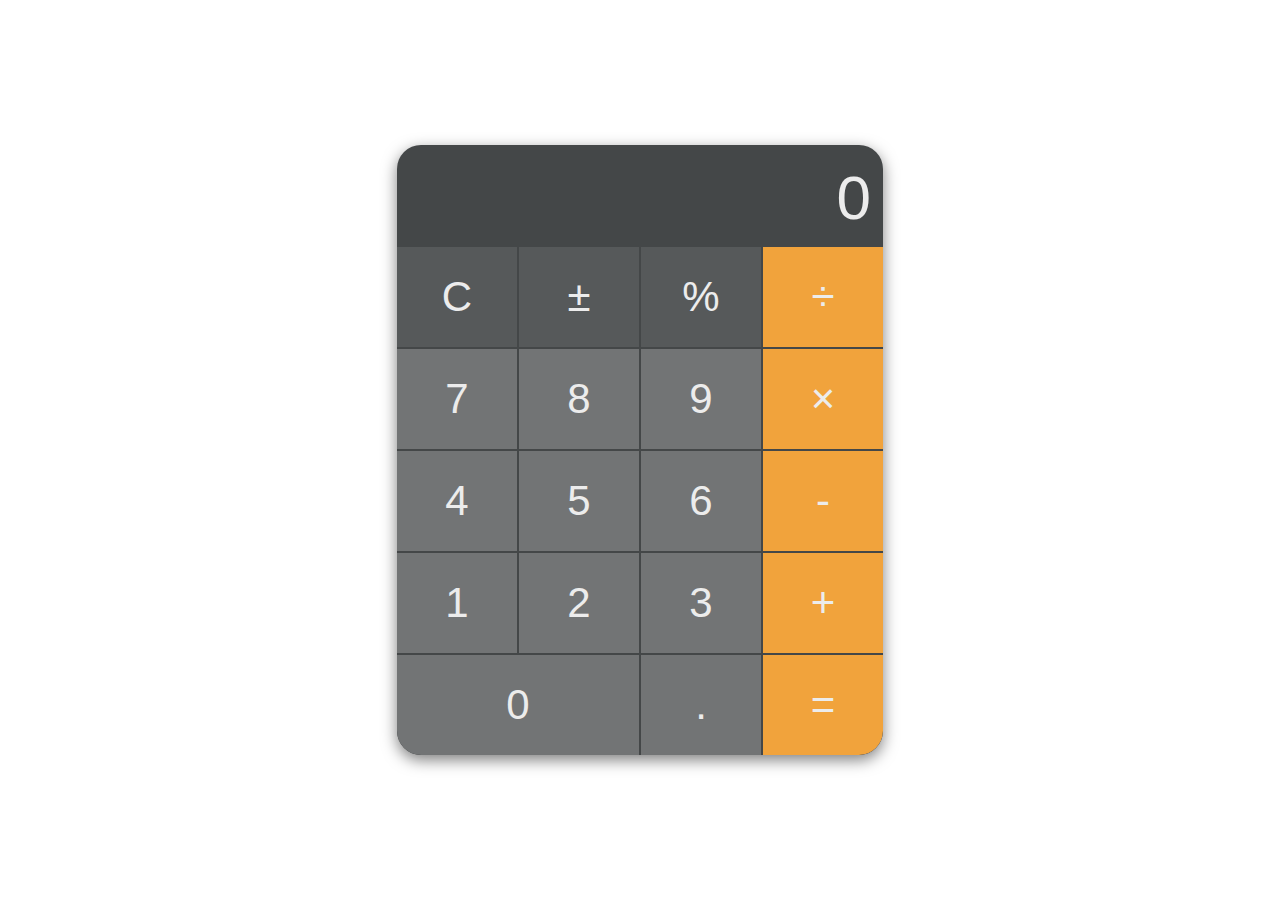
<file: index.html>
<!DOCTYPE html>
<html lang="en">

<head>
  <meta charset="UTF-8">
  <meta name="viewport" content="width=device-width, initial-scale=1.0">
  <title>GUI Calculator</title>
  <link rel="shortcut icon" href="/assets/img/favicon.webp" type="image/x-icon">
  <link rel="stylesheet" href="/assets/css/style.css">

  <!-- SF Pro Display fontface -->
  <link href="https://fonts.cdnfonts.com/css/sf-pro-display" rel="stylesheet">
</head>

<body>

  <!-- Main Section -->
  <main>

    <div class="container">
      <!-- Display row -->
      <div class="row f-row display">
        <h1 id="calc-display"></h1>
      </div>

      <!-- Tools row -->
      <div class="row">
        <button type="button" class="button op-sec" data-value="clear" ><h1>C</h1></button>
        <button type="button" class="button op-sec" data-value="negative" ><h1>±</h1></button>
        <button type="button" class="button op-sec" data-value="percent" ><h1>%</h1></button>
        <button type="button" class="button op-main" data-value="/" ><h1>÷</h1></button> <!-- DIVIDE -->
      </div>

      <!-- Numbers & operators -->
      <div class="row">
        <button type="button" class="button num" data-value="7" ><h1>7</h1></button> 
        <button type="button" class="button num" data-value="8" ><h1>8</h1></button>
        <button type="button" class="button num" data-value="9" ><h1>9</h1></button>
        <button type="button" class="button op-main" data-value="×" ><h1>×</h1></button> <!-- MULTIPLY -->
      </div>

      <div class="row">
        <button type="button" class="button num" data-value="4" ><h1>4</h1></button>
        <button type="button" class="button num" data-value="5" ><h1>5</h1></button>
        <button type="button" class="button num" data-value="6" ><h1>6</h1></button>
        <button type="button" class="button op-main" data-value="-" ><h1>-</h1></button>
      </div>

      <div class="row">
        <button type="button" class="button num" data-value="1" ><h1>1</h1></button>
        <button type="button" class="button num" data-value="2" ><h1>2</h1></button>
        <button type="button" class="button num" data-value="3" ><h1>3</h1></button>
        <button type="button" class="button op-main" data-value="+" ><h1>+</h1></button>
      </div>

      <div class="row l-row">
        <button type="button" id="zero" class="button num" data-value="0" ><h1>0</h1></button>
        <button type="button" class="button num" data-value="dot" ><h1>.</h1></button>
        <button type="button" id="equal" class="button op-main" data-value="equal" ><h1>=</h1></button>
      </div>
    </div>

  </main>

  <script defer src="/assets/js/script.js"></script>
</body>
</html>
</file>
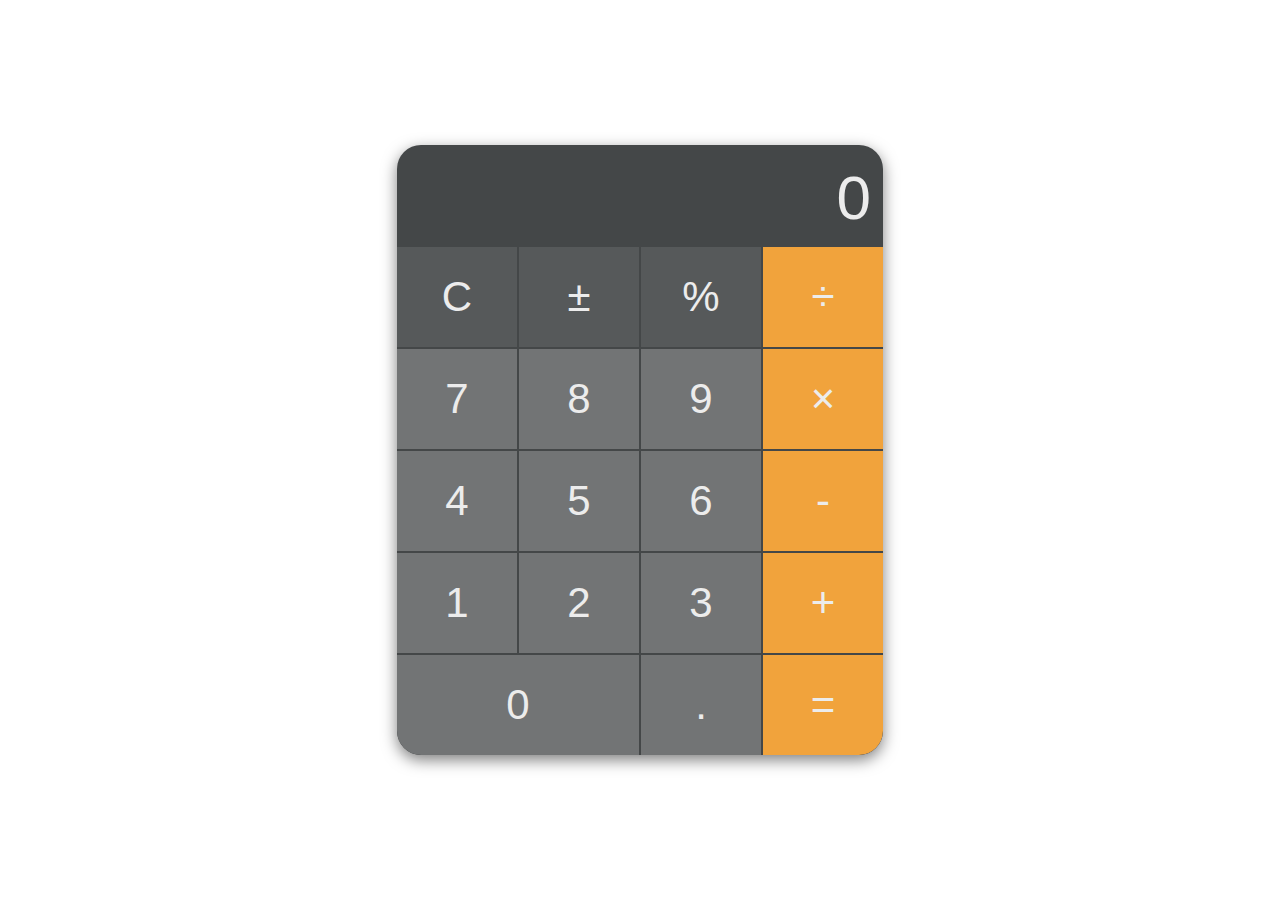
<file: assets/js/index.html>
<!DOCTYPE html>
<html lang="en">

<head>
  <meta charset="UTF-8">
  <meta name="viewport" content="width=device-width, initial-scale=1.0">
  <title>GUI Calculator</title>
  <link rel="shortcut icon" href="/assets/img/favicon.webp" type="image/x-icon">
  <link rel="stylesheet" href="/assets/css/style.css">

  <!-- SF Pro Display fontface -->
  <link href="https://fonts.cdnfonts.com/css/sf-pro-display" rel="stylesheet">
</head>

<body>

  <!-- Main Section -->
  <main>

    <div class="container">
      <!-- Display row -->
      <div class="row f-row display">
        <h1 id="calc-display"></h1>
      </div>

      <!-- Tools row -->
      <div class="row">
        <button class="button op-sec" data-value="clear" ><h1>C</h1></button>
        <button class="button op-sec" data-value="negative" ><h1>±</h1></button>
        <button class="button op-sec" data-value="percent" ><h1>%</h1></button>
        <button class="button op-main" data-value="/" ><h1>÷</h1></button> <!-- DIVIDE -->
      </div>

      <!-- Numbers & operators -->
      <div class="row">
        <button class="button num" data-value="7" ><h1>7</h1></button> 
        <button class="button num" data-value="8" ><h1>8</h1></button>
        <button class="button num" data-value="9" ><h1>9</h1></button>
        <button class="button op-main" data-value="×" ><h1>×</h1></button> <!-- MULTIPLY -->
      </div>

      <div class="row">
        <button class="button num" data-value="4" ><h1>4</h1></button>
        <button class="button num" data-value="5" ><h1>5</h1></button>
        <button class="button num" data-value="6" ><h1>6</h1></button>
        <button class="button op-main" data-value="-" ><h1>-</h1></button>
      </div>

      <div class="row">
        <button class="button num" data-value="1" ><h1>1</h1></button>
        <button class="button num" data-value="2" ><h1>2</h1></button>
        <button class="button num" data-value="3" ><h1>3</h1></button>
        <button class="button op-main" data-value="+" ><h1>+</h1></button>
      </div>

      <div class="row l-row">
        <button id="zero" class="button num" data-value="0" ><h1>0</h1></button>
        <button class="button num" data-value="dot" ><h1>.</h1></button>
        <button id="equal" class="button op-main" data-value="equal" ><h1>=</h1></button>
      </div>
    </div>

  </main>

  <script defer src="/assets/js/script.js"></script>
</body>
</html>
</file>
<file: assets/css/style.css>
* {
  box-sizing: border-box;
  margin: 0;
  padding: 0;
  font-family: "SF Pro Display", -apple-system, BlinkMacSystem, sans-serif;
}

html {
  font-size: 62.5%;
}

h1 {
  font-size: 6.2rem;
}

h2 {
  font-size: 4.8rem;
}

h3 {
  font-size: 3.6rem;
}

p, a {
  font-size: 2.4rem;
}

main {
  display: flex;
  flex-direction: column;
  flex-basis: 600px;
  justify-content: center;
  align-items: center;
  height: 100svh;
}

.container {
  display: flex;
  flex-direction: column;
  flex-wrap: wrap;
  background-color: #444748;
  border-radius: 24px;
  box-shadow: 0 5px 15px rgba(0, 0, 0, 0.5);
  gap: 2px;
  overflow: hidden;
}

.row {
  display: flex;
  height: 100px;
  gap: 2px;
  overflow: hidden;
}

.f-row {
  border-radius: 24px 0 0 24px;
  overflow: hidden;
}

.display {
  justify-content: flex-end;
  align-items: flex-end;
  overflow: hidden;
}

#calc-display {
  color: #ececec;
  font-weight: 400;
  padding: 12px;
  overflow: hidden;
}

.button {
  display: flex;
  justify-content: center;
  align-items: center;
  width: 120px;
  height: 100%;
  border: none;
  cursor: pointer;
  transition: 0.2s;
}

.button:hover {
  opacity: 85%;
  transition: 0.2s;
}

.button h1 {
  font-weight: 400;
  font-size: 4.2rem;
  color: #ececec;
}

.op-sec {
  background-color: #56595a;
}

.op-main {
  background-color: #f1a33c;
}

.num {
  background-color: #727475;
}

#zero {
  flex-grow: 2;
  border-radius: 0 0 0 24px;
}

#equal {
  border-radius: 0 0 24px 0;
}/*# sourceMappingURL=style.css.map */
</file>
